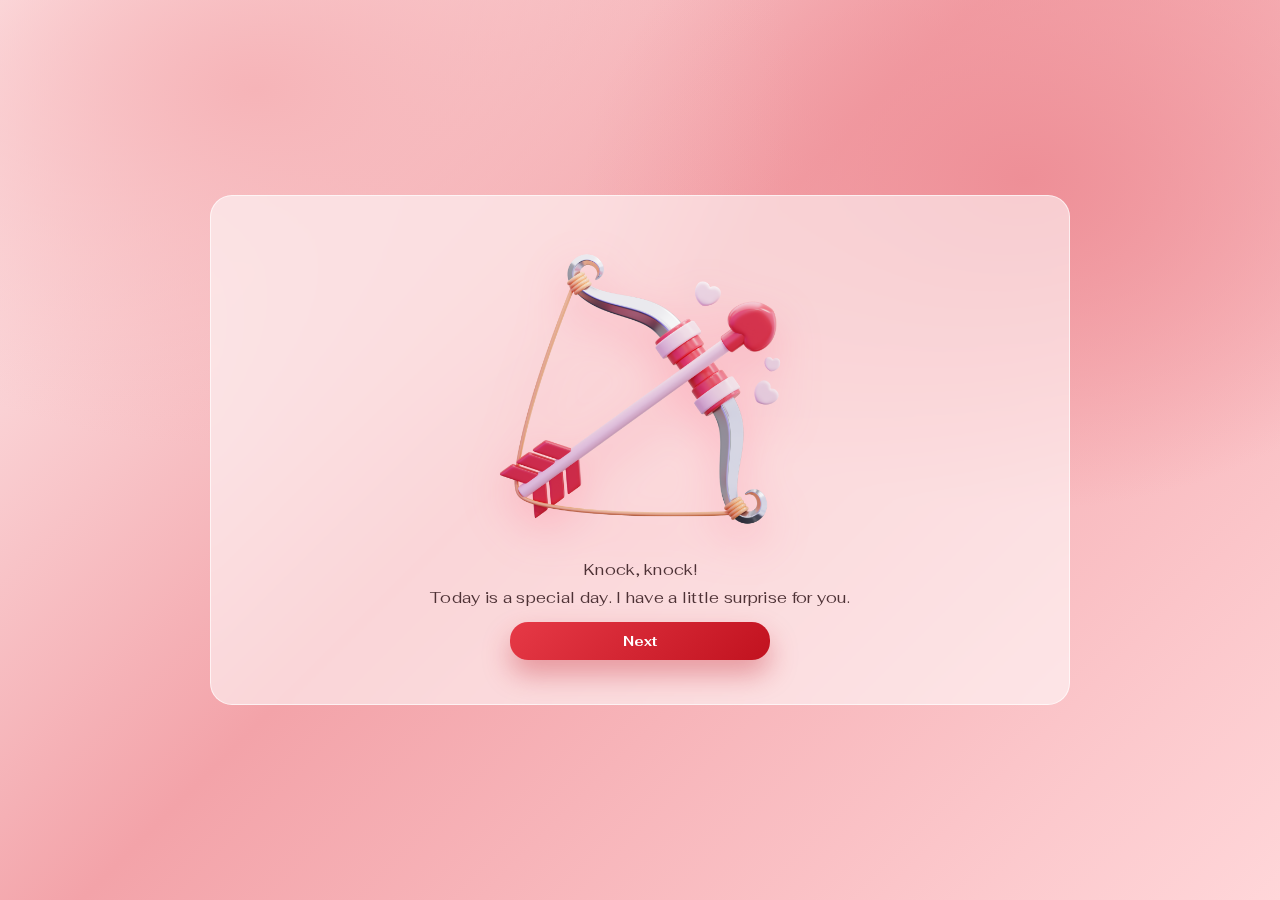
<file: index.html>
<!doctype html>
<html lang="th">
<head>
  <meta charset="utf-8" />
  <meta name="viewport" content="width=device-width, initial-scale=1" />
  <title>Happy Valentine’s Day</title>

  <link rel="stylesheet" href="css/style.css" />
</head>

<body>

  <!-- ❤️ พื้นหลังหัวใจ -->
  <canvas id="heartCanvas"></canvas>

  <div class="container">
    <div class="shell center">

      <!-- การ์ดหลัก -->
      <div class="white-card">

        <!-- โซนรูป (เปลี่ยนตาม STEP) -->
        <div class="gift-stage" id="giftStage">
          <img
            id="giftImg"
            class="gift-img"
            src="assets/valentine-calendar.png"
            alt="valentine"
          />
        </div>

        <!-- STEP 1 -->
        <div class="card-body" id="step1">
          <p class="subtle">
           Knock, knock! <br>
Today is a special day. I have a little surprise for you.

          </p>

          <button class="btn" id="toStep2">
            Next
          </button>
        </div>

        <!-- STEP 2 -->
        <div class="card-body" id="step2" style="display:none;">
          <p class="subtle">
            Tap here <br>
   There’s a gift for you.
          </p>

          <button class="btn" id="openGiftBtn">
          Receive the gift
          </button>
        </div>

        <!-- STEP 3 -->
        <div class="card-body" id="step3" style="display:none;">
          <h3>Happy Valentine’s Day </h3>


         <a href="pass.html" class="btn btn-gradient-red">
Next
</a>

        </div>

      </div>
    </div>
  </div>

  <!-- JS -->
  <script src="js/valentine.js"></script>
</body>
</html>
</file>
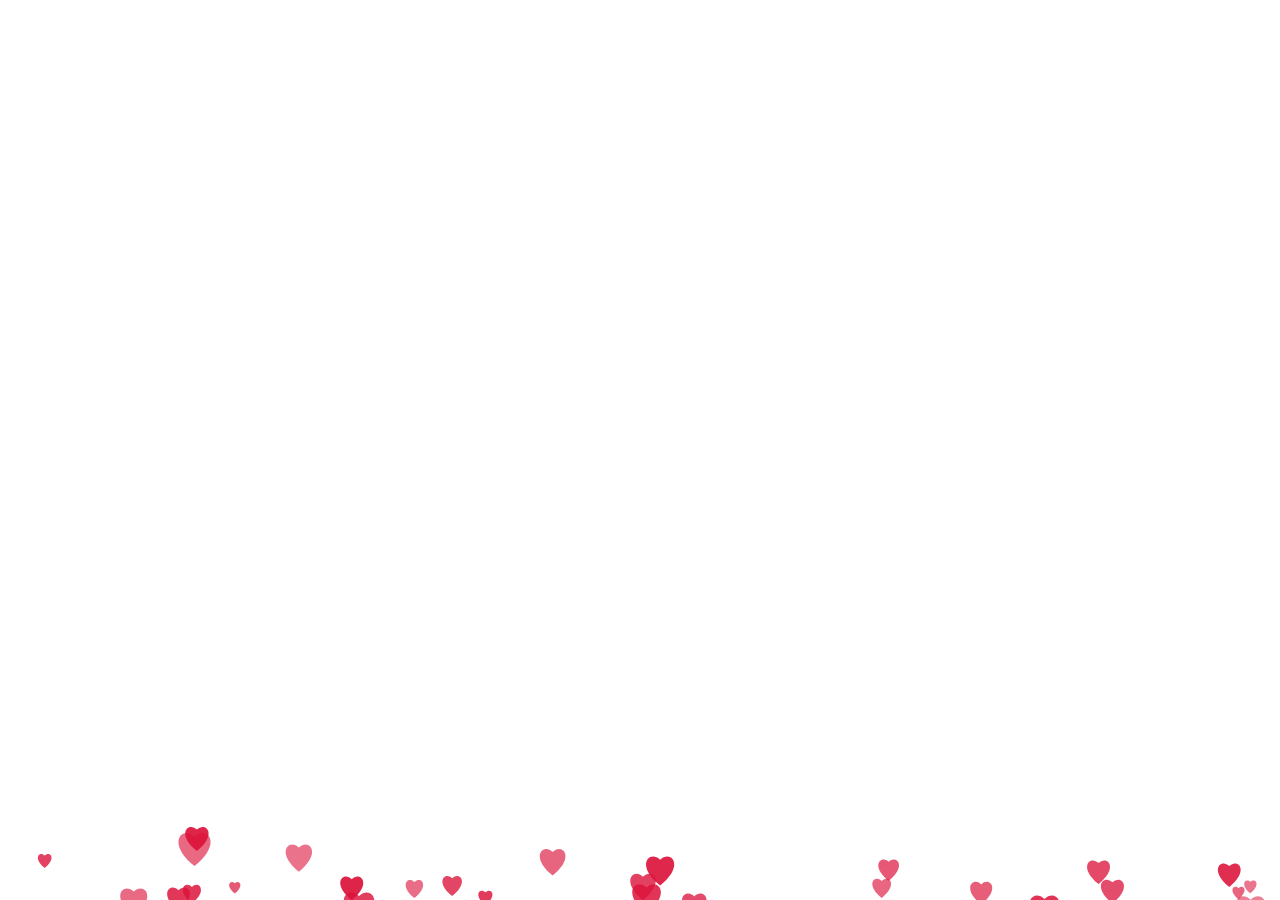
<file: Background.html>
<!doctype html>
<html lang="th">
<head>
<meta charset="utf-8">
<title>Floating Hearts</title>

<style>
  html,body{
    margin:0;
    width:100%;
    height:100%;
    overflow:hidden;
    font-family:Arial, sans-serif;
  }

   canvas{
    position:fixed;
    inset:0;
    z-index:0;           /* หลังสุด */
    pointer-events:none; /* คลิกผ่าน */
  }

  .text{
    position:fixed;
    top:50%;
    left:50%;
    transform:translate(-50%,-50%);
    color:white;
    font-size:24px;
    text-align:center;
    z-index:2;
  }
</style>
</head>

<body>

<canvas id="c"></canvas>

<script>
const canvas = document.getElementById("c");
const ctx = canvas.getContext("2d");

function resize(){
  canvas.width = window.innerWidth;
  canvas.height = window.innerHeight;
}
window.addEventListener("resize", resize);
resize();

class Heart{
  constructor(){
    this.reset();
  }

  reset(){
    this.x = Math.random() * canvas.width;
    this.y = canvas.height + Math.random()*200;
    this.size = 8 + Math.random()*16;
    this.speed = 0.5 + Math.random()*1.5;
    this.alpha = 0.5 + Math.random()*0.5;
  }

  draw(){
    ctx.save();
    ctx.translate(this.x,this.y);
    ctx.scale(this.size/20,this.size/20);
    ctx.beginPath();
    ctx.moveTo(0,0);
    ctx.bezierCurveTo(-10,-10,-25,5,0,25);
    ctx.bezierCurveTo(25,5,10,-10,0,0);
    ctx.fillStyle = `rgba(220,20,60,${this.alpha})`; // crimson red

    ctx.fill();
    ctx.restore();
  }

  update(){
    this.y -= this.speed;
    this.x += Math.sin(this.y/40)*0.3;
    if(this.y < -50) this.reset();
    this.draw();
  }
}

const hearts = [];
for(let i=0;i<120;i++) hearts.push(new Heart());

function animate(){
  ctx.clearRect(0,0,canvas.width,canvas.height);
  hearts.forEach(h=>h.update());
  requestAnimationFrame(animate);
}
animate();
</script>

</body>
</html>
</file>
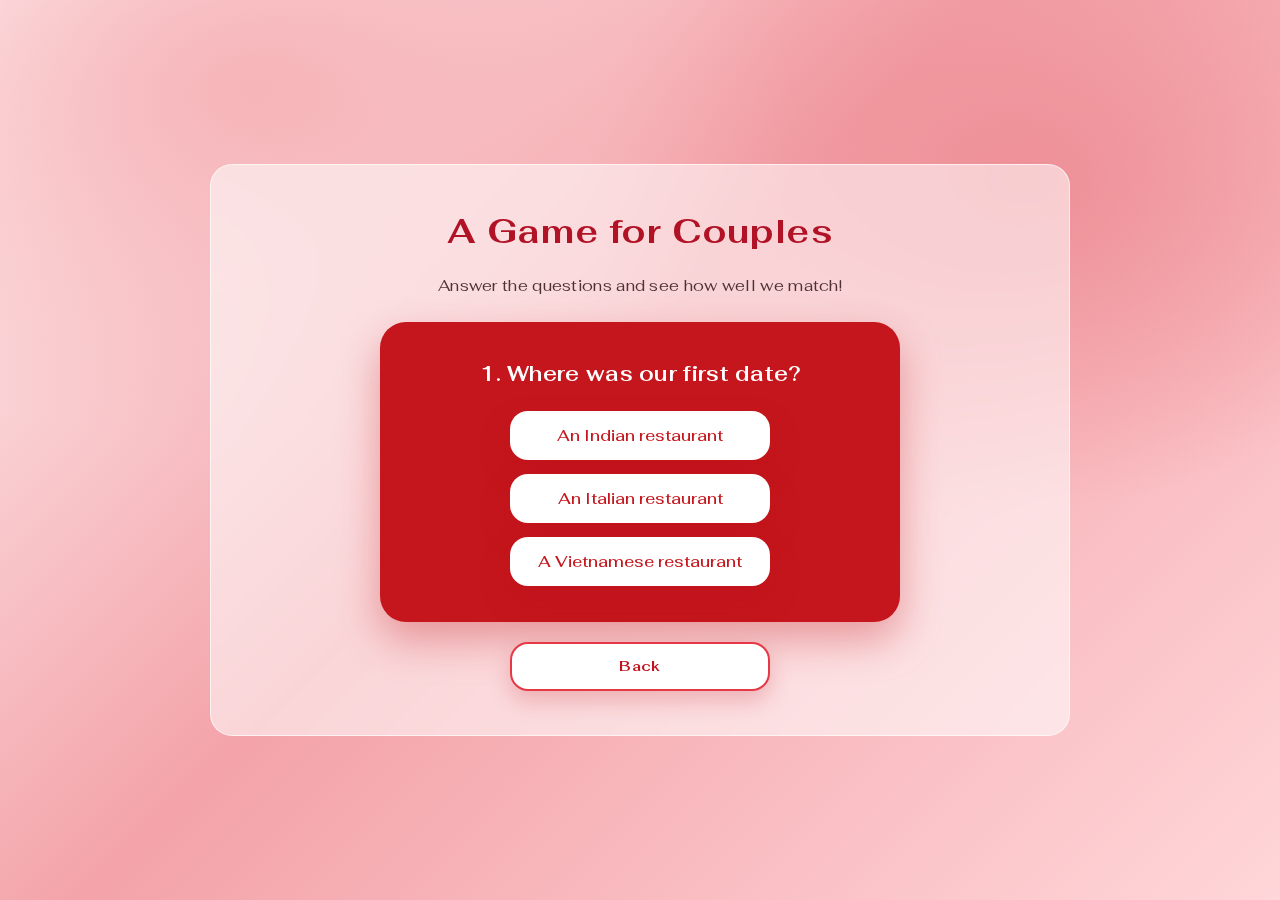
<file: couple-game.html>
<!doctype html>
<html lang="th">
<head>
  <meta charset="utf-8" />
  <meta name="viewport" content="width=device-width, initial-scale=1" />
  <title>A Game for Couples</title>

  <!-- main style -->
  <link rel="stylesheet" href="css/style.css" />
</head>

<body>

  <div class="container">
    <div class="shell center">

      <!-- TITLE -->
      <h1>A Game for Couples</h1>
      <p class="subtle"> Answer the questions and see how well we match!</p>

      <!-- LOVE GAME CARD -->
      <div class="love-card" id="gameCard">
        <h4 id="questionText"></h4>
        <p class="subtle" id="answerHint"></p>

        <div class="btn-row column" id="choices"></div>
      </div>

      <!-- BACK BUTTON -->
      <div style="margin-top:20px;">
        <a class="btn secondary" href="menu.html">Back</a>
      </div>

    </div>
  </div>

  <!-- GAME SCRIPT -->
  <script src="js/couple-game.js"></script>

</body>
</html>
</file>
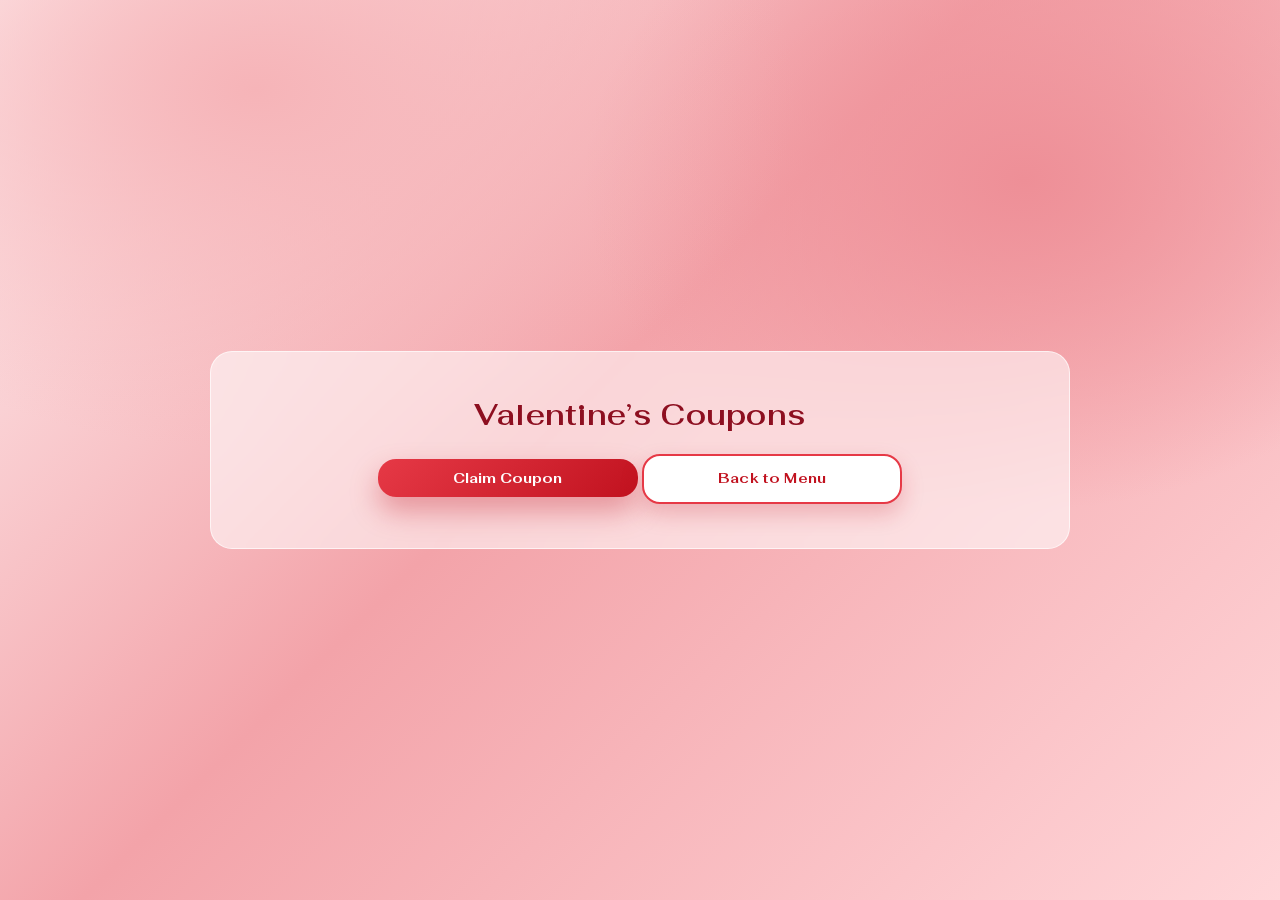
<file: coupon.html>
<!doctype html>
<html lang="th">
<head>
  <meta charset="utf-8" />
  <meta name="viewport" content="width=device-width,initial-scale=1" />
  <title>Valentine’s Coupons</title>
  <link rel="stylesheet" href="css/style.css" />
</head>

<body>

    <!-- คูปอง -->
    <div class="container">
  <div class="shell center">

    <h4>Valentine’s Coupons</h4>
    <p class="subtle" id="statusText"></p>

    <!-- ปุ่มรับ -->
    <button class="btn" id="receiveBtn">Claim Coupon</button>

    <!-- คูปอง -->
    <div class="coupon-grid hidden" id="couponGrid">
      <img src="assets/coupon1.png" data-id="1" class="coupon-img">
      <img src="assets/coupon2.png" data-id="2" class="coupon-img">
      <img src="assets/coupon3.png" data-id="3" class="coupon-img">
      <img src="assets/coupon4.png" data-id="4" class="coupon-img">
      <img src="assets/coupon5.png" data-id="5" class="coupon-img">
    </div>

    <a class="btn secondary back-btn" href="menu.html">
      Back to Menu
    </a>

  </div>
</div>

<!-- popup -->
<div class="popup" id="popup">
  <div class="popup-card">
    <img id="popupImg">
    <p id="popupText"></p>
    <button class="btn" id="useBtn">Redeem This Coupon</button>
    <button class="btn secondary" onclick="closePopup()">Close</button>
  </div>
</div>

<script src="js/coupon.js"></script>


</body>
</html>
</file>
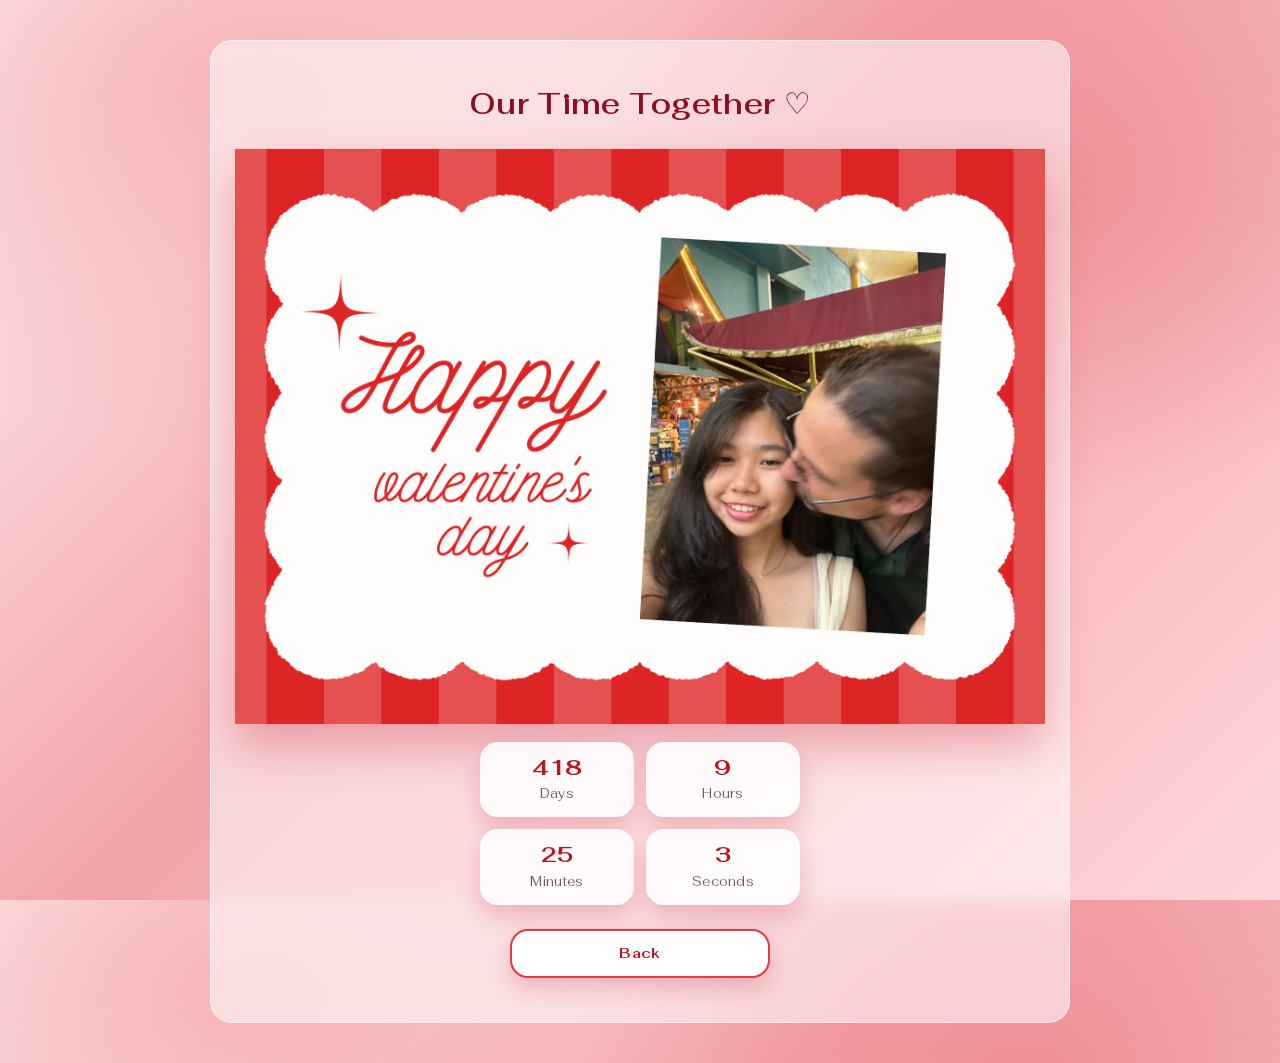
<file: days.html>
<!doctype html>
<html lang="th">
<head>
  <meta charset="utf-8" />
  <meta name="viewport" content="width=device-width,initial-scale=1" />
  <title>Our Time Together</title>
  <link rel="stylesheet" href="css/style.css" />
</head>
<body>

  <div class="container">
    <div class="shell center love-wrap">

      <h4 class="love-title">Our Time Together ♡</h4>

      <!-- รูปหัวใจ (ขยายจริง) -->
      <img src="assets/heart.png" class="imgxxx" alt="love" />

      <!-- กล่องเวลา -->
      <div class="time-grid">
        <div class="time-box">
          <div class="time-value" id="days">0</div>
          <div class="time-label">Days</div>
        </div>

        <div class="time-box">
          <div class="time-value" id="hours">0</div>
          <div class="time-label">Hours</div>
        </div>

        <div class="time-box">
          <div class="time-value" id="minutes">0</div>
          <div class="time-label">Minutes</div>
        </div>

        <div class="time-box">
          <div class="time-value" id="seconds">0</div>
          <div class="time-label">Seconds</div>
        </div>
      </div>

      <div class="back-row">
        <a class="btn secondary" href="menu.html">Back</a>
      </div>

    </div>
  </div>

  <script src="js/days.js"></script>
</body>
</html>
</file>
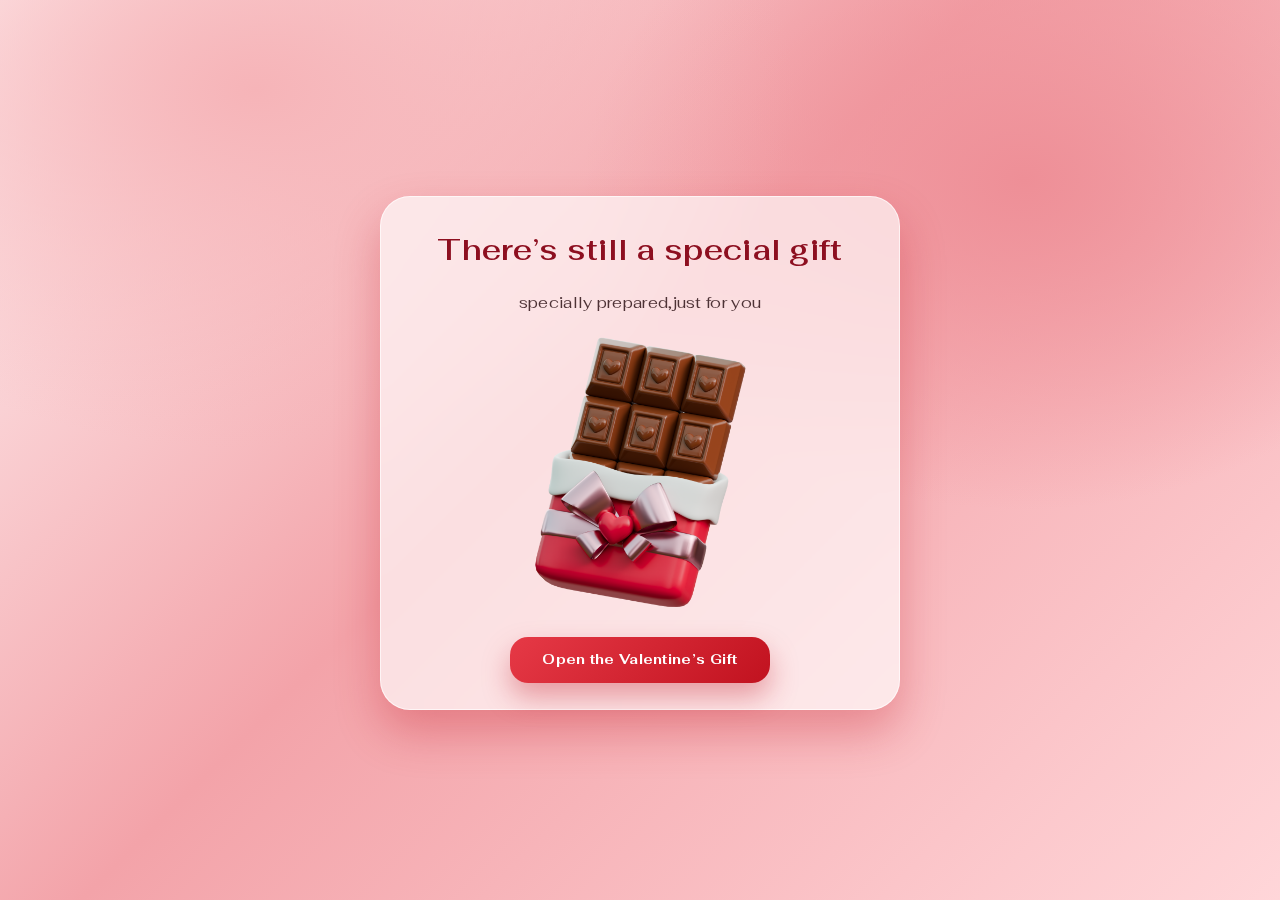
<file: gift.html>
<!doctype html>
<html lang="th">
<head>
  <meta charset="utf-8">
  <meta name="viewport" content="width=device-width, initial-scale=1.0">
  <title>A Gift from the Heart</title>
  <link rel="stylesheet" href="css/style.css">
</head>

<body>

  <div class="container">
    <div class="shell center big-card">
      <h4>There’s still a special gift
</h4>
      <p class="subtle">specially prepared,just for you</p>

      <img src="assets/gif.png" class="cake-img" alt="valentine gift">

      <div style="margin-top:18px;">
        <a href="menu.html" class="btn">Open the Valentine’s Gift </a>
      </div>
    </div>
  </div>
  
</body>
</html>
</file>
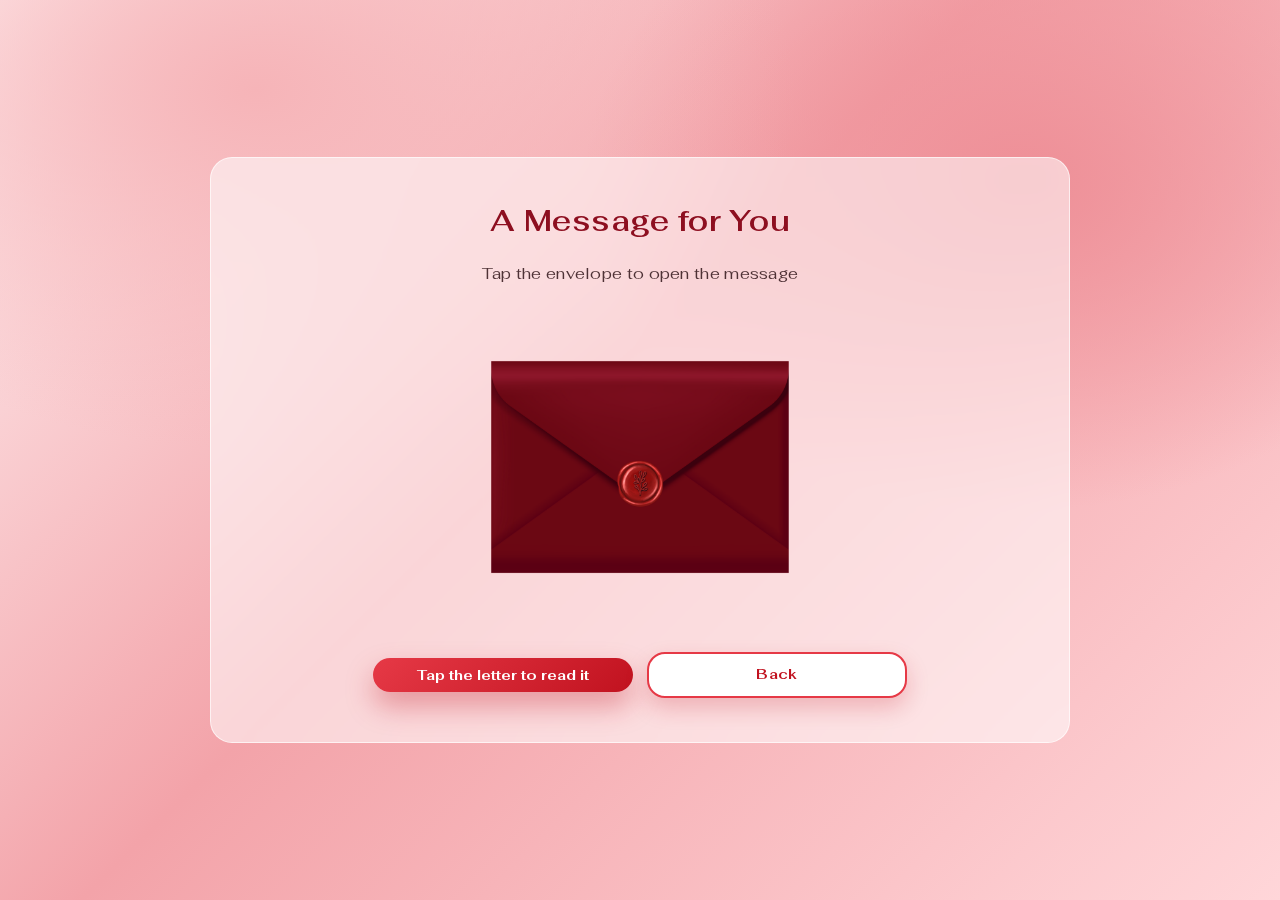
<file: letter.html>
<!doctype html>
<html lang="th">
<head>
  <meta charset="utf-8" />
  <meta name="viewport" content="width=device-width, initial-scale=1" />
  <title>A Message for You</title>

  <link rel="stylesheet" href="css/style.css" />
</head>

<body>

  <div class="container">
    <div class="shell center">

      <h4>A Message for You</h4>
      <p class="subtle" id="hintText">Tap the envelope to open the message
</p>

      <img
        src="assets/letter1.png"
        alt="letter"
        id="openLetter"
        class="letter-img letter-closed"
        draggable="false"
      />

      <div class="btn-row">
        <button class="btn" id="readBtn">Tap the letter to read it</button>
        <a class="btn secondary" href="menu.html">Back</a>
      </div>

    </div>
  </div>

  <!-- MODAL -->
  <div class="modal-backdrop" id="modalBackdrop">
    <div class="modal">
      <p id="letterText"></p>
      <div class="row">
        <button class="btn" id="closeModalBtn">Close</button>
      </div>
    </div>
  </div>

  <script src="js/letter.js"></script>
</body>
</html>
</file>
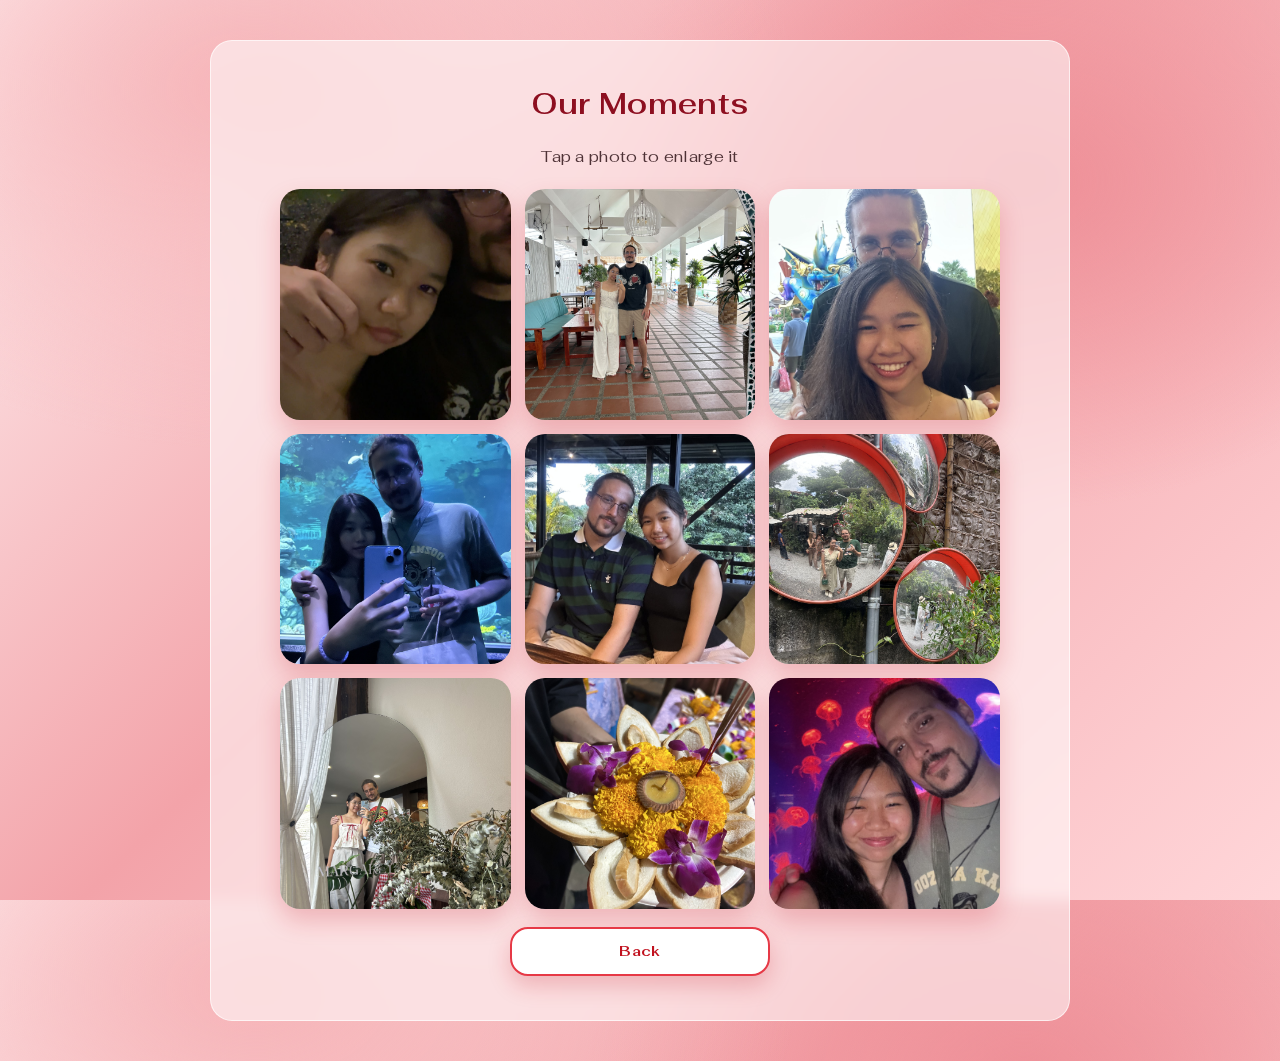
<file: memories.html>
<!doctype html>
<html lang="th">
<head>
  <meta charset="utf-8" />
  <meta name="viewport" content="width=device-width,initial-scale=1" />
  <title>Our Moments</title>
  <link rel="stylesheet" href="css/style.css" />
</head>
<body>


  <div class="container">
    <div class="shell center">
      <h4>Our Moments</h4>
      <p class="subtle">Tap a photo to enlarge it</p>

      <div class="gallery" id="gallery"></div>

      <div style="margin-top:18px;">
        <a class="btn secondary" href="menu.html">Back</a>
      </div>
    </div>
  </div>

  <div class="modal-backdrop" id="modalBackdrop">
    <div class="modal center">
      <img id="bigImg" alt="memory" style="width:100%; border-radius:18px; box-shadow: var(--shadow-soft);" />
      <div class="row">
        <button class="btn" id="closeModalBtn">Close</button>
      </div>
    </div>
  </div>

  <script src="js/memories.js"></script>

 
</body>
</html>
</file>
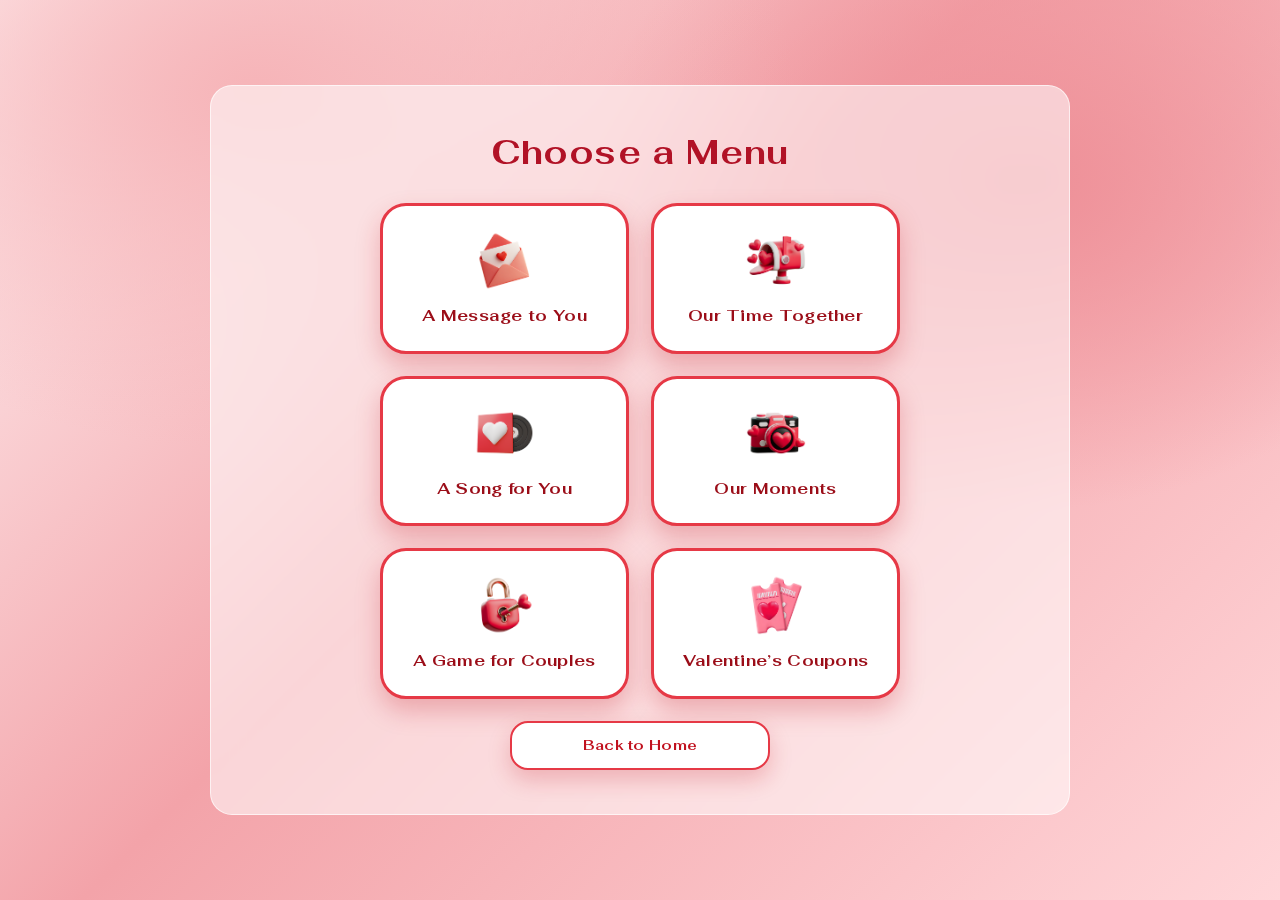
<file: menu.html>
<!doctype html>
<html lang="th">
<head>
  <meta charset="utf-8" />
  <meta name="viewport" content="width=device-width,initial-scale=1" />
  <title>Menu</title>
  <link rel="stylesheet" href="css/style.css" />
</head>

<body>


  <div class="container">
    <div class="shell center">
      <h1>Choose a Menu </h1>

      <div class="menu-grid">

        <!-- ข้อความถึงเธอ -->
        <a class="menu-item white" href="letter.html">
          <img src="assets/2.png" class="menu-icon">
          <div class="label">A Message to You</div>
        </a>

        <!-- เวลาที่รักกัน -->
        <a class="menu-item white" href="days.html">
          <img src="assets/1.png" class="menu-icon">
          <div class="label">Our Time Together
</div>
        </a>

        <!-- เพลง -->
        <a class="menu-item white" href="music.html">
          <img src="assets/3.png" class="menu-icon">
          <div class="label">A Song for You</div>
        </a>

        <!-- โมเมนต์ -->
        <a class="menu-item white" href="memories.html">
          <img src="assets/4.png" class="menu-icon">
          <div class="label">Our Moments</div>
        </a>

        <!-- เกมคู่รัก -->
        <a class="menu-item white" href="couple-game.html">
          <img src="assets/5.png" class="menu-icon">
          <div class="label">A Game for Couples </div>
        </a>

        <!-- คูปอง -->
        <a class="menu-item white" href="coupon.html">
          <img src="assets/6.png" class="menu-icon">
          <div class="label">Valentine’s Coupons </div>
        </a>

      </div>

      <div style="margin-top:22px;">
        <a class="btn secondary" href="index.html">Back to Home</a>
      </div>
    </div>
  </div>



</body>
</html>
</file>
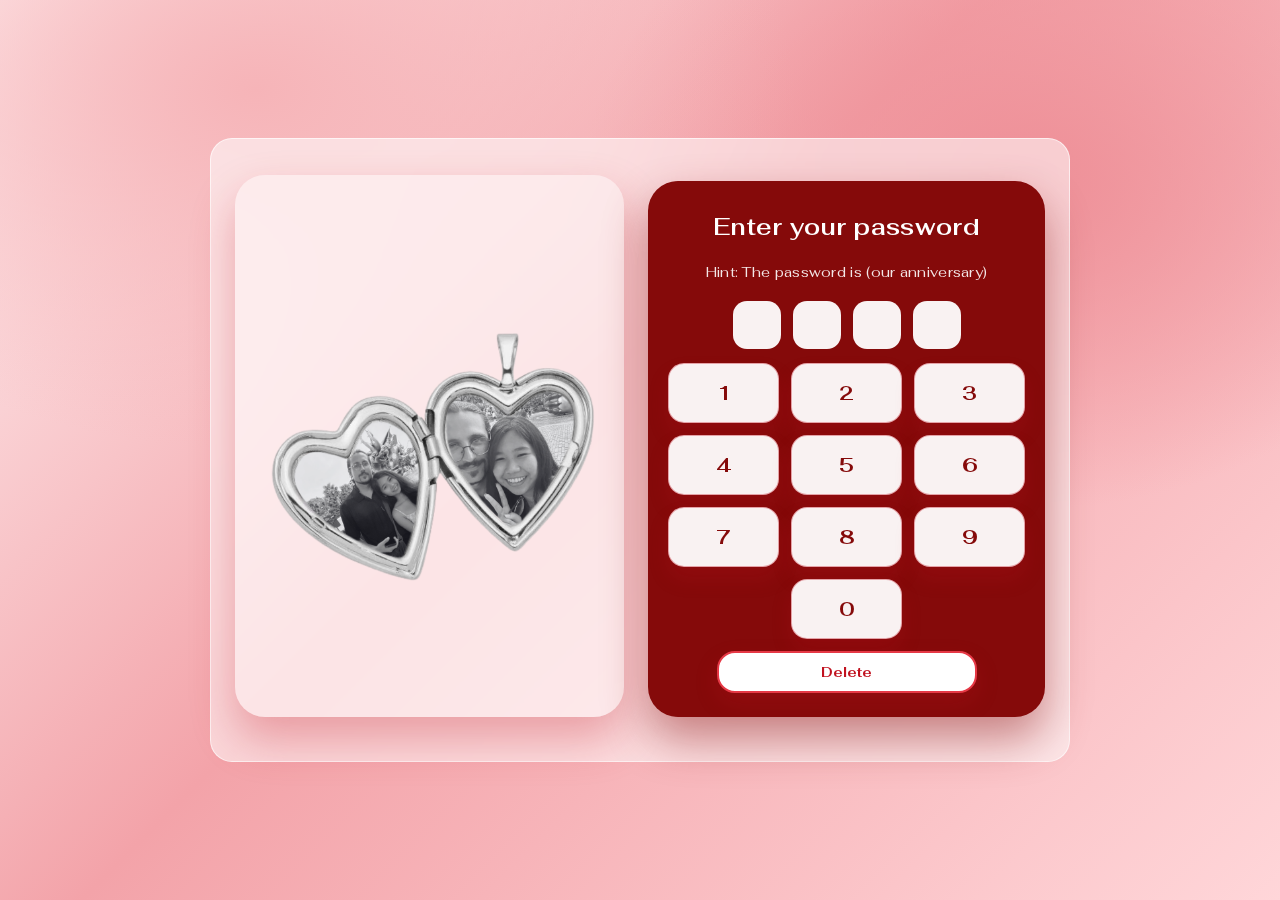
<file: pass.html>
<!doctype html>
<html lang="th">
<head>
  <meta charset="utf-8" />
  <meta name="viewport" content="width=device-width,initial-scale=1" />
  <title>Enter Password</title>
  <link rel="stylesheet" href="css/style.css" />
</head>

<body>


  <div class="container">
    <div class="shell">

      <!-- layout ซ้ายรูป ขวาใส่รหัส -->
      <div class="pass-layout">

        <!-- ฝั่งรูป -->
        <div class="pass-image">
          <img src="assets/pic1.png" alt="cute gif">
        </div>

        <!-- ฝั่งใส่รหัส -->
        <div class="pass-card-red pass-box center">

  <h2>Enter your password</h2>
  <div class="note">Hint: The password is (our anniversary)</div>

  <div class="digits" id="digits"></div>
  <div class="keypad" id="keypad"></div>

  <div style="margin-top:12px;">
    <button class="btn secondary" id="clearBtn">Delete</button>
  </div>
</div>


      </div>
    </div>
  </div>

  <!-- modal -->
  <div class="modal-backdrop" id="modalBackdrop">
    <div class="modal center">
      <h3 id="modalTitle">Try Again</h3>
      <p id="modalMsg">Incorrect password. Please try again</p>
      <div class="row">
        <button class="btn" id="closeModalBtn">Close</button>
      </div>
    </div>
  </div>

  <script src="js/pass.js"></script>



</body>
</html>
</file>
<file: css/style.css>
/* ===============================
   FONT : Fahkwang (Thai looped + cute)
   =============================== */
@import url('https://fonts.googleapis.com/css2?family=Fahkwang:wght@300;400;500;600;700&display=swap');

/* ===============================
   ROOT COLOR THEME (Cute Modern)
   =============================== */
:root{
  --pink-1:#fff5f6;
  --pink-2:#fde2e6;
  --card:#c1121f;
  --card-dark:#9b0d18;
  --white:#ffffff;

  --shadow: 0 22px 45px rgba(193,18,31,.30);
  --shadow-soft: 0 12px 24px rgba(193,18,31,.22);
  --radius: 28px;

  --container-pad: 40px;
  --shell-pad-x: 24px;
  --shell-pad-y: 36px;
}

/* ===============================
   GLOBAL RESET + FORCE FONT
   =============================== */
*{
  box-sizing:border-box;
  font-family: "Fahkwang", system-ui, -apple-system, "Segoe UI", sans-serif !important;
}

html, body{
  height:100%;
  margin:0;
  font-family: "Fahkwang", system-ui, -apple-system, "Segoe UI", sans-serif !important;
}

/* กันรูป/สื่อ ล้นกรอบแบบครอบจักรวาล */
img{
  max-width: 100%;
  height: auto;
}

/* ===============================
   BODY
   =============================== */
body{
 background:
  radial-gradient(900px 600px at 20% 10%, #f6b4b8 0%, transparent 60%),
  radial-gradient(800px 600px at 80% 20%, #ee8f97 0%, transparent 55%),
  linear-gradient(
    135deg,
    #fff2f3 0%,
    #f3a3a9 45%,
    #ffd6d9 100%
  );


  color:#4a1f24;
  letter-spacing:.3px;
  line-height:1.8;
  -webkit-text-size-adjust:100%;
}


/* ===== Floating Heart Background (No JS) ===== */
.bg-heart-layer{
  position: fixed;
  inset: 0;
  pointer-events: none;
  z-index: 1;
  overflow: hidden;
}

.bg-heart-layer span{
  position: absolute;
  bottom: -10%;
  font-size: 22px;
  opacity: .35;
  animation: floatHeart linear infinite;
}

/* กระจายตำแหน่ง + ความเร็ว */
.bg-heart-layer span:nth-child(1){ left:10%; animation-duration: 22s; }
.bg-heart-layer span:nth-child(2){ left:25%; animation-duration: 18s; font-size:18px; }
.bg-heart-layer span:nth-child(3){ left:45%; animation-duration: 26s; font-size:26px; }
.bg-heart-layer span:nth-child(4){ left:65%; animation-duration: 20s; }
.bg-heart-layer span:nth-child(5){ left:80%; animation-duration: 24s; font-size:20px; }
.bg-heart-layer span:nth-child(6){ left:90%; animation-duration: 28s; font-size:24px; }

@keyframes floatHeart{
  from{ transform: translateY(0) scale(.9); }
  to{ transform: translateY(-120vh) scale(1.4); }
}

/* ถ้ามีใช้ .bg-heart ด้วย JS */
.bg-heart{
  position:absolute;
  font-size: 20px;
  opacity: .35;
  animation: bgFloat linear infinite;
  filter: blur(.2px);
}

@keyframes bgFloat{
  from{ transform: translateY(110vh) translateX(0) scale(.9); }
  to{ transform: translateY(-120vh) translateX(-40px) scale(1.3); }
}

/* ===============================
   LAYOUT
   =============================== */
.container{
  min-height:100%;
  display:flex;
  align-items:center;
  justify-content:center;
  padding: var(--container-pad) 18px;
}

.shell{
  width:min(980px, 100%);
  background: rgba(255,255,255,0.55);
  backdrop-filter: blur(8px);
  border: 1px solid rgba(255,255,255,0.65);
  border-radius: 22px;
  padding: var(--shell-pad-y) var(--shell-pad-x) calc(var(--shell-pad-y) + 8px);
}

.center{ text-align:center; }

/* ===============================
   TYPOGRAPHY
   =============================== */
h1{
  font-size: 34px;
  margin: 0 0 12px;
  font-weight:700;
  letter-spacing:.6px;
  color:#b11226;
}

h2{
  font-size: 24px;
  margin: 0 0 12px;
  font-weight:600;
  color:#ffffff;
}

h3{
  font-size: 24px;
  margin: 0 0 12px;
  font-weight:600;
  color:#8d0f20;
}

h4{
  font-size: 30px;
  margin: 0 0 12px;
  font-weight:600;
  color:#8d0f20;
}
h5{
  font-size: 24px;
  margin: 0 0 12px;
  font-weight:600;
  color:#000000;
}

h6{
  font-size: 34px;
  margin: 0 0 12px;
  font-weight:600;
  color:#ffffff;
}

p{
  margin:10px 0;
  font-weight:400;
  line-height:1.75;
  color:#3a1f23;
}

.subtle{ opacity:.9; }
.small{ font-size:13px; opacity:.85; }

/* ===============================
   BUTTONS
   =============================== */
.btn{
  border:0;
  padding: 13px 22px;
  border-radius: 999px;
  background: linear-gradient(135deg,#e63946,#c1121f);
  color:#ffffff;
  font-weight:700;
  cursor:pointer;
  box-shadow: 0 14px 28px rgba(193,18,31,.35);
  transition: all .2s ease;
  display:inline-flex;
  align-items:center;
  justify-content:center;
  text-decoration: none;
  
}
.btn,
.btn:hover,
.btn:focus{
  text-decoration: none;
}

/* ===============================
   FIX BUTTON SIZE ON MOBILE
   =============================== */
@media (max-width: 480px) {
  .btn-row {
    flex-direction: row;      /* ✅ ซ้าย–ขวา */
    justify-content: center;
    flex-wrap: wrap;          /* กันล้น */
  }
}



  .btn,
  .btn.secondary {
    width: 100%;                  /* ไม่เกินการ์ด */
    max-width: 260px;             /* กันใหญ่เกิน */
    font-size: 14px;              /* ลดตัวหนังสือ */
    padding: 10px 14px;           /* ลดความสูง */
    border-radius: 18px;
  }

@media (max-width: 360px) {
  .btn {
    font-size: 13px;
    padding: 8px 12px;
  }
}
.btn-row {
  display: flex;
  justify-content: center;
  align-items: center;
  gap: 12px;
  flex-wrap: wrap;
}


.btn:hover{
  background: linear-gradient(135deg,#c1121f,#9b0d18);
  box-shadow: 0 18px 36px rgba(193,18,31,.45);
}

.btn:active{
  transform: scale(.97);
}

.btn.secondary{
  background:#ffffff;
  color:#c1121f;
  border: 2px solid #e63946;
  text-decoration: none;
  box-shadow: 0 10px 22px rgba(193,18,31,.22);
}

/* กันกรณีเป็น <a> แล้วมีเส้นใต้ */
.btn.secondary:hover,
.btn.secondary:focus,
.btn.secondary:active{
  text-decoration: none;
  color:#9b0d18;
}

/* ===============================
   CARDS
   =============================== */
.card{
  background: rgba(255,255,255,0.7);
  border-radius: var(--radius);
  box-shadow: var(--shadow);
  padding: 22px;
}

.card::before{
  background: linear-gradient(
    120deg,
    rgba(230,57,70,.35),
    transparent 60%
  );
}

.big-card{
  width:min(720px,100%);
  margin: 0 auto;
  border-radius: 30px;
  padding: 26px;
  background: rgba(255,255,255,0.65);
  box-shadow: var(--shadow);
}

.pink-panel{
  width:min(520px, 100%);
  margin: 0 auto;
  background: linear-gradient(135deg, #c1121f, #e63946);
  color:#ffffff;
  border-radius: 30px;
  padding: 24px 20px;
  box-shadow: var(--shadow);
}



/* ===============================
   BADGE
   =============================== */
.badge{
  display:inline-flex;
  gap:8px;
  align-items:center;
  padding: 8px 16px;
  background: rgba(255,255,255,0.92);
  border:1px solid rgba(193,18,31,.35);
  border-radius: 999px;
  color:#9b0d18;
  font-weight:700;
}

/* ===============================
   MENU GRID (6 ITEMS)
   =============================== */
.menu-grid{
  margin-top: 20px;
  display:grid;
  grid-template-columns: repeat(2, 1fr);
  gap: 22px;
  width: min(520px, 100%);
  margin-inline:auto;
}

.menu-item{
  background: linear-gradient(135deg, #c1121f, #e63946);
  border-radius: 26px;
  padding: 24px 18px;
  color:#ffffff;
  text-decoration:none;
  display:flex;
  flex-direction:column;
  align-items:center;
  justify-content:center;
  min-height: 150px;
  box-shadow: var(--shadow);
  transition: all .2s ease;
  -webkit-tap-highlight-color: transparent;
}

.menu-item:hover{
  transform: translateY(-4px);
  filter: brightness(1.06);
}

.menu-item .icon{
  width:48px;
  height:48px;
  margin-bottom: 12px;
  object-fit:contain;
  filter: drop-shadow(0 10px 14px rgba(193,18,31,.35));
}

.menu-item .label{
  font-weight:600;
  text-align:center;
  line-height:1.3;
  font-size: 16px;
}

/* ===============================
   MENU WHITE STYLE
   =============================== */
.menu-item.white{
  background: #ffffff;
  border: 3px solid #e63946;
  color: #9b0d18;
  box-shadow: 0 12px 24px rgba(193,18,31,.25);
}

.menu-item.white .label{
  color: #9b0d18;
  font-weight:800;
  margin-top: 10px;
}

.menu-item.white:hover{
  background: #fff5f6;
  transform: translateY(-4px) scale(1.02);
}

/* icon */
.menu-icon{
  width:60px;
  height:60px;
  object-fit:contain;
  margin-bottom: 6px;
}

/* ===============================
   PASSCODE
   =============================== */
.pass-box{
  flex: 1;
  height: auto;
}

.digits{
  display:flex;
  justify-content:center;
  gap: 12px;
  margin: 16px 0 14px;
  flex-wrap: wrap;
}

.digit{
  width: 48px;
  height: 48px;
  background: rgba(255,255,255,.95);
  border-radius: 14px;
  display:flex;
  align-items:center;
  justify-content:center;
  font-size: 20px;
  font-weight:700;
  color:#c1121f;
}

/* ✅ จัด keypad ให้เป็นตัวจริงที่เดียว (กันซ้ำ) */
.keypad{
  margin-top: 14px;
  display:grid;
  grid-template-columns: repeat(3, 1fr);
  gap: 12px;
}

.key{
  background: rgba(255,255,255,.95);
  border: 1px solid rgba(193,18,31,.35);
  border-radius: 16px;
  padding: 16px 0;
  font-size: 20px;
  font-weight:700;
  color:#c1121f;
  cursor:pointer;
  box-shadow: 0 12px 20px rgba(193,18,31,.18);
  -webkit-tap-highlight-color: transparent;
}

.key:active{ transform: translateY(1px); }

/* ✅ ปุ่ม 0 ให้อยู่ “กลาง” แบบสวย ไม่ยืดแปลก */
.key-zero{
  grid-column: 2 / 3;     /* อยู่คอลัมน์กลาง */
  justify-self: stretch;
  width: 100%;
  max-width: none;
}

/* ===============================
   MODAL
   =============================== */
.modal-backdrop{
  position:fixed;
  inset:0;
  background: rgba(0,0,0,.45);
  display:none;
  align-items:center;
  justify-content:center;
  padding: 18px;
}

.modal{
  width: min(560px, 100%);
  max-height: 85vh;          /* ⭐ สำคัญ */
  overflow: hidden;          /* กันล้น */
  background: rgba(255,255,255,.97);
  border-radius: 22px;
  padding: 20px;
  box-shadow: var(--shadow);
}


.modal h3{
  margin: 6px 0 10px;
  color:#c1121f;
}
.modal p{ white-space: pre-wrap; }

.modal .row{
  display:flex;
  gap:10px;
  justify-content:center;
  margin-top: 14px;
  flex-wrap: wrap;
}

/* ===============================
   GALLERY
   =============================== */
.gallery{
  display:grid;
  grid-template-columns: repeat(3, 1fr);
  gap: 14px;
  width:min(720px,100%);
  margin: 18px auto 0;
}

.photo{
  width:100%;
  aspect-ratio: 1/1;
  object-fit: cover;
  border-radius: 20px;
  box-shadow: var(--shadow-soft);
  cursor:pointer;
}

/* ===============================
   QUIZ
   =============================== */
.qbox{
  width:min(720px,100%);
  margin: 0 auto;
}

.choice{
  width:100%;
  text-align:left;
  padding: 14px 16px;
  border-radius: 18px;
  border:1px solid rgba(193,18,31,.35);
  background: rgba(255,255,255,.95);
  cursor:pointer;
  font-weight:600;
  margin: 8px 0;
}

.choice.selected{
  outline: 2px solid rgba(193,18,31,.65);
}
.hr{
  height:1px;
  background: rgba(0,0,0,.08);
  margin: 16px 0;
}

/* ===============================
   JIGSAW
   =============================== */
.canvas-wrap{
  width: 100%;
  max-width: 420px;          /* จำกัดความกว้างใน card */
  margin: 0 auto;
}

.canvas-wrap canvas{
  width: 100%;               /* ย่ออัตโนมัติ */
  height: auto;
  display: block;
  border-radius: 18px;
}


/* ===============================
   WHEEL
   =============================== */
.wheel-wrap{
  width: 100%;
  max-width: 420px;          /* จำกัดให้พอดีการ์ด */
  margin: 0 auto;
}

.wheel-wrap canvas{
  width: 100%;               /* ย่อ canvas ตามการ์ด */
  height: auto;
  display: block;
  border-radius: 50%;        /* วงล้อกลมเนียน */
}



/* ===============================
   PASS PAGE LAYOUT
   =============================== */
.pass-layout{
  display: flex;
  gap: 24px;
  align-items: stretch;
}

.pass-image{
  flex: 1;
  display: flex;
  align-items: center;
  justify-content: center;

  background: rgba(255,255,255,0.35);
  border-radius: 30px;
  box-shadow: var(--shadow);
  padding: 16px;
}

.pass-image img{
  animation: float 3s ease-in-out infinite;
  width: 100%;
  height: 100%;
  object-fit: contain;
  border-radius: 22px;
}

@keyframes float{
  0%,100%{ transform: translateY(0); }
  50%{ transform: translateY(-6px); }
}

/* ===== IMAGE CENTER ===== */
.center-img{
  max-width: 80%;
  height: auto;
  display: block;
  margin: 18px auto;
  border-radius: 28px;
  box-shadow: var(--shadow);
  object-fit: cover;
}
/* ===== TIME GRID ===== */
.time-grid{
  display: grid;
  grid-template-columns: repeat(2, 1fr);
  gap: 12px;
  margin-top: 16px;
  margin-bottom: 24px; /* 👈 เพิ่มบรรทัดนี้ */
  max-width: 320px;
  margin-left: auto;
  margin-right: auto;
}


/* กล่องเวลา */
.time-box{
  background: rgba(255,255,255,.88);
  border-radius: 18px;
  padding: 12px 6px;
  box-shadow: var(--shadow-soft);
}

/* ตัวเลข */
.time-value{
  font-size: 22px;       /* 🔽 ลดขนาด */
  font-weight: 800;
  color: #c1121f;
  line-height: 1.2;
}

/* label */
.time-label{
  font-size: 13px;
  opacity: .75;
  margin-top: 2px;
}


/* ===== ซองจดหมาย ===== */
.letter-img{
  width:330px;              /* 🔥 รูปใหญ่ขึ้น */
  max-width:100%;
  height:auto;
  display:block;
  margin:14px auto 20px;
  cursor:pointer;           /* 🔥 บอกว่ากดได้ */
  user-select:none;
  -webkit-tap-highlight-color:transparent;
  position:relative;
  z-index:2;                /* 🔥 ไม่โดนบัง */
  transition:transform .2s ease;
  
}

.letter-img:active{
  transform:scale(0.96);
}


/* Vinyl */
.vinyl-wrap{
  width:350px;
  height:350px;
  margin: 0 auto 14px;
  display:flex;
  align-items:center;
  justify-content:center;
}

@media (max-width: 720px){
  .music-controls{
    flex-direction: row;
    justify-content: center;
    flex-wrap: wrap;
  }
}


.music-controls{
  display:flex;
  justify-content:center;
  margin-top: 14px;
  flex-wrap: wrap;
  gap: 10px;
}

/* ===============================
   RESPONSIVE (Tablet)
   =============================== */
@media (max-width: 900px){
  :root{
    --container-pad: 32px;
    --shell-pad-x: 20px;
    --shell-pad-y: 28px;
  }

  .big-card{ padding: 22px; }
  .menu-grid{ width: min(560px, 100%); }
}

/* ===============================
   RESPONSIVE (Phone)
   =============================== */
@media (max-width: 720px){
  :root{
    --container-pad: 20px;
    --shell-pad-x: 16px;
    --shell-pad-y: 22px;
  }

  h1{ font-size: 26px; }
  h2{ font-size: 20px; }

  /* ✅ flex บนมือถือให้เรียงลง */
  .pass-layout{
    flex-direction: column;
    gap: 16px;
  }

  .pass-image{
    order: -1;
    padding: 12px;
    border-radius: 24px;
  }

  /* กันรูปสูงเกินจอ */
  .pass-image img{
    height: auto;
    max-height: 42vh;
    object-fit: contain;
  }

  .big-card{
    padding: 18px;
    border-radius: 24px;
  }

  .pink-panel{
    border-radius: 24px;
    padding: 18px 16px;
  }

  /* ✅ ปุ่มเรียงสวยบนมือถือ */
  .modal .row,
  .music-controls{
    flex-direction: column;
    align-items: stretch;
  }

.modal .btn{
  width: 100%;
  max-width: 420px;
}


  /* เมนูไม่แน่น */
  .menu-grid{
    width: 100%;
    max-width: 520px;
    gap: 12px;
    grid-template-columns: repeat(2, minmax(0, 1fr));
  }

  .menu-item{
    min-height: 128px;
    padding: 16px 12px;
  }

  .menu-icon{ width: 52px; height: 52px; }

  /* keypad / digits */
  .digits{ gap: 10px; }
  .digit{ width: 44px; height: 44px; font-size: 18px; }
  .key{ padding: 14px 0; font-size: 18px; }

  /* time */
  .time-grid{
    grid-template-columns: repeat(2, 1fr);
  }
  .time-value{ font-size: 22px; }

  /* gallery */
  .gallery{
    grid-template-columns: repeat(2, 1fr);
  }

  /* vinyl */
  .vinyl-wrap{ width: 210px; height: 210px; }

  /* ปรับรูปเค้ก/รูปสื่อไม่ให้ใหญ่เกินการ์ด */
  .cake-img{
    width: min(260px, 72vw);
    max-width: 280px;
  }

  .center-img{
    max-width: 100%;
    max-height: 46vh;
    object-fit: contain;
  }

  .letter-img{
    width: min(320px, 82vw);
    max-width: 340px;
  }
}

/* ===============================
   RESPONSIVE (Small Phone)
   =============================== */
@media (max-width: 420px){
  h1{ font-size: 23px; }
  h2{ font-size: 18px; }

  .shell{ border-radius: 18px; }

  .cake-stage{
    width: min(300px, 86vw);
  }

  .gallery{
    grid-template-columns: 1fr;
  }

  .menu-grid{
    grid-template-columns: 1fr;
  }

  .menu-item{
    min-height: 112px;
  }

  .vinyl-wrap{ width: 190px; height: 190px; }
}

/* ===============================
   Anniversary FX Layer
   =============================== */
#fxLayer{
  position: fixed;
  inset: 0;
  pointer-events: none;
  overflow: hidden;
  z-index: 50;
}

/* อนิเมชันลอยขึ้น */
.particle{
  position: absolute;
  bottom: -12vh;
  will-change: transform, opacity;
  animation: floatUp ease-in forwards;
  filter: drop-shadow(0 8px 12px rgba(0,0,0,.12));
}

/* ดอกไม้ลอยนุ่มกว่า */
.particle.flower{ opacity: .95; }

/* หัวใจเด่นขึ้นนิดนึง */
.particle.heart{ opacity: 1; }

@keyframes floatUp{
  from{
    transform: translateY(0) scale(1);
    opacity: 1;
  }
  to{
    transform: translateY(-125vh) scale(1.4);
    opacity: 0;
  }
}

/* ===============================
   Media Card + Gift
   =============================== */
.media-card{
  width: min(520px, 92vw);
  background: #fff;
  border-radius: 22px;
  padding: 18px 18px 8px;
  box-shadow: 0 16px 32px rgba(0,0,0,.10);
  margin: 10px auto 14px;
}

.gift-stage{
  display: flex;
  justify-content: center;
  align-items: center;
  padding: 12px 0;
}

.gift-img{
  width: 290px;        /* ปรับได้ 180–260 */
  max-width: 100%;
  height: auto;
  display: block;
  margin: 0 auto 12px;
  object-fit: contain;
}


.gift-stage.opening .gift-img{
  animation: giftPop .55s ease;
}


@keyframes giftPop{
  0%   { transform: scale(1) rotate(0deg); }
  25%  { transform: scale(1.06) rotate(-4deg); }
  55%  { transform: scale(1.12) rotate(4deg); }
  100% { transform: scale(1.00) rotate(0deg); }
}

.gift-stage.opened .gift-img{
  filter: drop-shadow(0 18px 30px rgba(0,0,0,.18));
}

/* title หายแบบนุ่ม */
.fade-out{
  opacity: 0;
  transform: translateY(-6px);
  transition: opacity .35s ease, transform .35s ease;
}

/* ✅ มือถือ: กันรูปของขวัญสูงเกินจอ + ไม่ล้นการ์ด */
@media (max-width: 720px){
  .modal .row{
    flex-direction: column; /* modal ยังบน–ล่าง */
  }

  .music-controls{
    flex-direction: row;    /* 🎯 เพลงซ้าย–ขวา */
    justify-content: center;
    flex-wrap: wrap;
  }

  .gift-stage{ min-height: 200px; }

  .gift-img{
    width: 100%;
    max-width: 320px;
    max-height: 42vh;
  }
}

/* ===============================
   Spin (if used for vinyl etc.)
   =============================== */
.spin{
  animation: spin 6s linear infinite;
}

@keyframes spin{
  from{ transform: rotate(0deg); }
  to{ transform: rotate(360deg); }
}


.btn-row{
  display: flex;
  justify-content: center;
  gap: 14px;
  flex-wrap: wrap;  /* ถ้าไม่พอ ค่อยขึ้นบรรทัด */
}


/* ขนาดปุ่มใหม่ */
.btn-row .btn{
  flex: 0 0 auto;            /* ไม่ยืดเต็ม */
  min-width: 120px;          /* ความกว้างเท่ากัน */
  padding: 8px 14px;         /* ลดความสูง */
  font-size: 14px;           /* ขนาดตัวอักษร */
  text-align: center;
}


/*======== เพิ่ม 2 หน้า =============*/

.btn-row.column{
  display:flex;
  flex-direction:column;
  gap:10px;
}

/* ========== คูปอง ==============*/
/* เอฟเฟคโชว์หัวข้อ */
.fade-pop{
  animation: pop 0.8s ease;
}
@keyframes pop{
  0%{transform:scale(0.7);opacity:0}
  100%{transform:scale(1);opacity:1}
}

/* กริดคูปอง */
/* ===== COUPON LAYOUT ===== */
.coupon-grid{
  display: grid;
  grid-template-columns: 1fr; 
  gap: 4px;
  margin: 20px auto 0;     /* ⭐ จัดกล่องให้อยู่กลาง */
  width: 100%;
  max-width: 360px;
  justify-items: center;   /* ⭐ จัดรูปตรงกลาง */
}


/* รูปคูปอง */
.coupon-img{
  width: 100%;
  max-width: 500px;
  border-radius: 18px;
  cursor: pointer;
  transition: transform .2s ease, box-shadow .2s ease;
}

.coupon-img:hover{
  transform: scale(1.04);
  box-shadow: 0 12px 28px rgba(0,0,0,.22);
}

/* ซ่อน */
.hidden{
  display: none;
}



/* Popup */
.popup{
  position:fixed;
  inset:0;
  background:rgba(0,0,0,0.6);
  display:none;
  align-items:center;
  justify-content:center;
  z-index:99;
}
.popup.active{
  display:flex;
}
.popup-card{
  background:#fff;
  padding:20px;
  border-radius:18px;
  text-align:center;
  animation:zoom 0.4s ease;
}
.popup-card img{
  max-width:260px;
  margin-bottom:16px;
}
@keyframes zoom{
  from{transform:scale(0.6)}
  to{transform:scale(1)}
}

.hidden{ display:none }

/* ปุ่มเด้ง */
.pulse{
  animation:pulse 1.5s infinite;
}
@keyframes pulse{
  0%{transform:scale(1)}
  50%{transform:scale(1.08)}
  100%{transform:scale(1)}
}

.coupon-img.used{
  filter: grayscale(1) opacity(0.4);
  pointer-events: none;
}

.popup.active{
  display:flex;
}

#heartCanvas{
  position: fixed;
  inset: 0;
  z-index: 10;          /* สูงกว่า content */
  pointer-events: none; /* คลิกทะลุได้ */
}

/* ===================== ปุ่มใหม่ =================*/ /* ========================= Gradient Red Button ========================= */ 
.btn-gradient-red{ display: inline-block; 
  padding: 12px 28px; border-radius: 999px; 
  /* ทรงเม็ดยาเหมือนเดิม */ font-weight: 500; 
  text-decoration: none; color: #fff; background: linear-gradient( 135deg, #ff4d6d, #ff758f, #ff9a9e ); box-shadow: 0 8px 20px rgba(255,77,109,0.35); transition: transform 0.25s ease, box-shadow 0.25s ease, background 0.4s ease; position: relative; overflow: hidden; } /* ✨ เงาวิบวับไหลผ่าน */ .btn-gradient-red::before{ content: ""; position: absolute; top: 0; left: -120%; width: 120%; height: 100%; background: linear-gradient( 120deg, transparent, rgba(255,255,255,0.45), transparent ); transition: left 0.6s ease; } .btn-gradient-red:hover::before{ left: 120%; } .btn-gradient-red:hover{ transform: translateY(-2px) scale(1.03); box-shadow: 0 12px 28px rgba(255,77,109,0.5); } .btn-gradient-red:active{ transform: scale(0.97);}

  /* ===============================
   PASS CARD (Dark Red)
   =============================== */
.pass-card-red{
  width: min(520px, 100%);
  margin: 0 auto;
  background: #850a0a;            /* สีใหม่ */
  color: #ffffff;
  border-radius: 30px;
  padding: 24px 20px;
  box-shadow: 0 22px 45px rgba(133,10,10,.45);
}

/* ตัวอักษรด้านใน */
.pass-card-red h2{
  color: #ffffff;
}

.pass-card-red .note{
  font-size: 14px;
  opacity: .9;
  margin-bottom: 10px;
}

/* digit */
.pass-card-red .digit{
  background: rgba(255,255,255,.95);
  color: #850a0a;
}

/* keypad */
.pass-card-red .key{
  color: #850a0a;
}


/*===== รูป ==========*/
.cake-img{
  width: 290px;      /* ปรับได้ เช่น 150–220 */
  max-width: 100%;
  height: auto;
  margin: 12px auto;
  display: block;
}


@media (max-width: 480px){
  .gift-img{
    width: 180px;
  }
}


.letter-img1{
  width: 350px;           /* 🔥 ใหญ่ขึ้นชัด */
  max-width: 100%;
  margin: 2px auto 11px;  /* 🔥 ดึงขึ้นใกล้ข้อความ */
}


.imgxxx{
  max-width: 100%;
  height: auto;
  display: block;
  margin: 18px auto;
  box-shadow: var(--shadow);
  object-fit: cover;
}

/* ===============================
   LOVE GAME CARD (CLEAN VERSION)
   =============================== */

/* การ์ดเกม */
.love-card{
  margin: 0 auto;
  max-width: 420px;
  width: 100%;

  background: #c4161c; /* แดงชัด */
  color: #ffffff;

  padding: 36px 28px;
  border-radius: 26px;
  text-align: center;

  /* เงาเรียบ ๆ */
  box-shadow: 0 18px 40px rgba(196,22,28,.35);
}

/* คำถาม */
.love-card h4{
  font-size: 1.35rem;
  font-weight: 600;
  line-height: 1.45;
  margin-bottom: 10px;
  color: #ffffff;
}

/* ข้อความเล็ก */
.love-card .subtle{
  color: rgba(255,255,255,.8);
  font-size: .95rem;
  margin-bottom: 22px;
}

/* กล่องปุ่ม */
.love-card .btn-row.column{
  display: flex;
  flex-direction: column;
  gap: 14px;
}

/* ปุ่มตัวเลือก */
.love-card button,
.love-card .btn{
  background: #ffffff;
  color: #c4161c;

  border: none;
  border-radius: 18px;
  padding: 14px 16px;

  font-size: 1rem;
  font-weight: 500;
  cursor: pointer;

  transition: background .2s ease, transform .15s ease;
}

/* hover เรียบ ๆ */
.love-card button:hover,
.love-card .btn:hover{
  background: #ffe5e7;
}

/* ตอนกด */
.love-card button:active{
  transform: scale(0.98);
}

/* มือถือ */
@media (max-width:480px){
  .love-card{
    padding: 28px 22px;
  }

  .love-card h4{
    font-size: 1.2rem;
  }
}


/* ===============================
   UNIVERSAL PAGE WIDTH
   =============================== */

/* กล่องหลักทุกหน้า */
.shell{
  max-width: 860px;     /* 👈 มาตรฐานเดียวทั้งเว็บ */
  margin-inline: auto;
}

/* ระยะหายใจบนมือถือ */
@media (max-width: 720px){
  .shell{
    padding-left: 14px;
    padding-right: 14px;
  }
}
/* ===============================
   CARD SIZE STANDARD
   =============================== */

/* การ์ดหลักทุกประเภท */
.big-card,
.pink-panel,
.love-card,
.pass-card-red{
  width: 100%;
  max-width: 520px;   /* 👈 ขนาดกำลังสวย */
  margin-inline: auto;
}

/* มือถือ */
@media (max-width: 480px){
  .big-card,
  .pink-panel,
  .love-card,
  .pass-card-red{
    max-width: 100%;
  }
}
/* ===============================
   VERTICAL RHYTHM
   =============================== */

h1{
  margin-bottom: 10px;
}

h1 + .subtle{
  margin-bottom: 22px;
}

.big-card,
.pink-panel,
.love-card,
.pass-card-red{
  margin-top: 6px;
}

.btn-row,
.music-controls{
  margin-top: 18px;
}
/* ===============================
   MOBILE POLISH
   =============================== */
@media (max-width: 480px){

  p{
    font-size: 14px;
    line-height: 1.65;
  }

  .btn,
  .love-card button{
    font-size: 15px;
    padding: 12px 16px;
  }

  .btn-row.column{
    gap: 12px;
  }
}


/* 🌸 Valentine Gift Animation */
/* 🌸 Valentine Gift Animation */
.gift-img{
  width: min(290px, 75vw);
  max-width: 340px;
  display: block;
  margin: 0 auto;
  animation: floatGift 4.5s ease-in-out infinite;
  transform-origin: center;
}

/* ลอยขึ้นลงเบา ๆ */
@keyframes floatGift{
  0%{
    transform: translateY(0) scale(1);
  }
  25%{
    transform: translateY(-6px) scale(1.02);
  }
  50%{
    transform: translateY(0) scale(1);
  }
  75%{
    transform: translateY(4px) scale(0.99);
  }
  100%{
    transform: translateY(0) scale(1);
  }
}
.gift-img{
  filter: drop-shadow(0 18px 22px rgba(255, 80, 120, 0.25));
}
</file>
